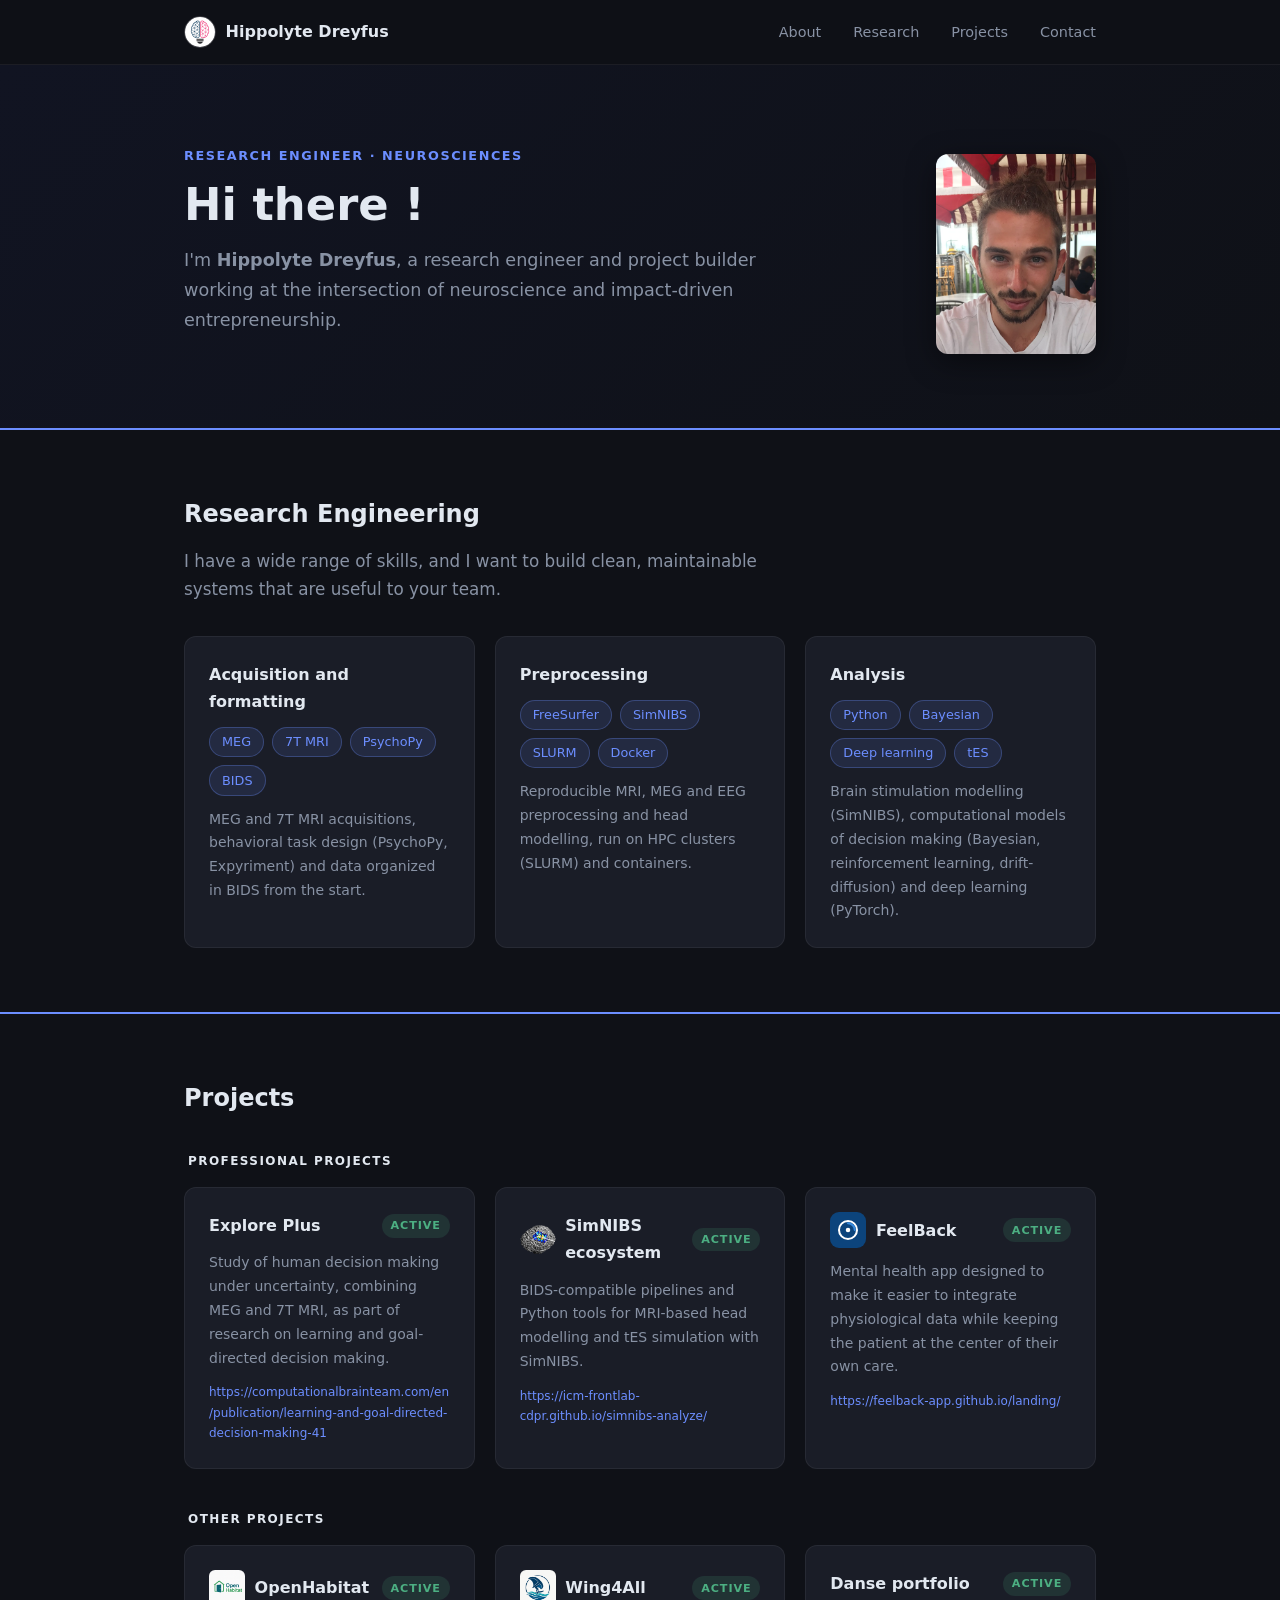
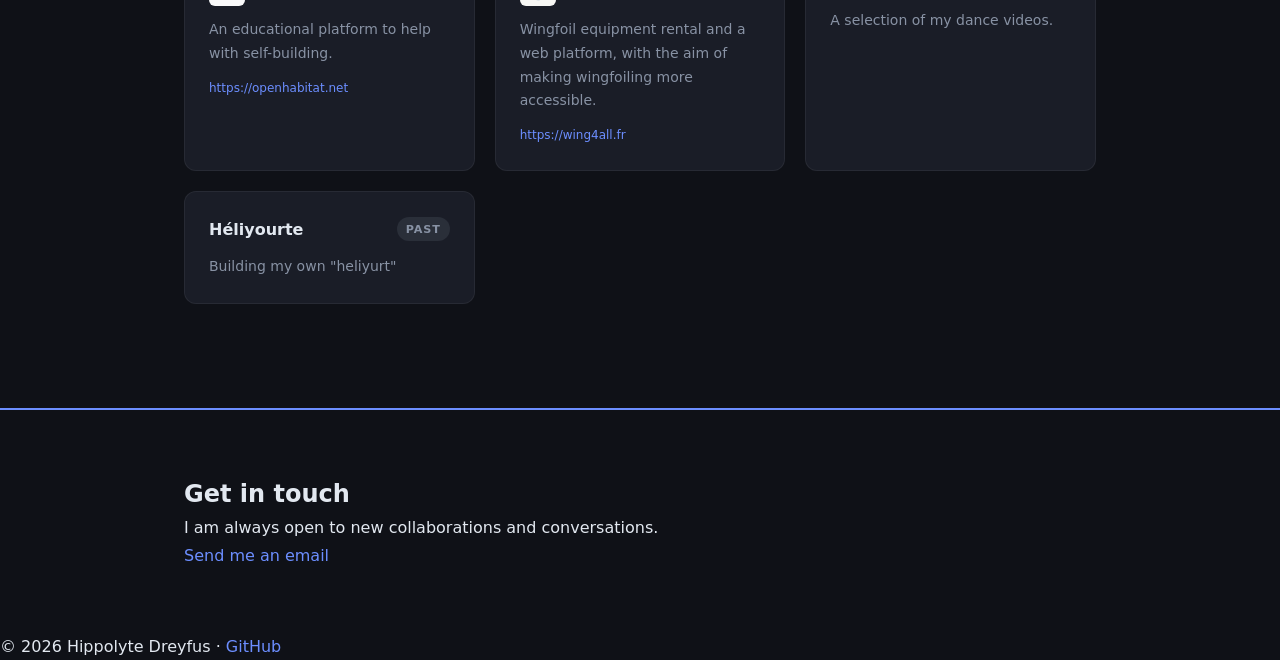
<file: index.html>
<!DOCTYPE html>
<html lang="en">
<head>
  <meta charset="UTF-8" />
  <meta name="viewport" content="width=device-width, initial-scale=1.0" />
  <title>Hippolyte Dreyfus</title>
  <link rel="stylesheet" href="style.css" />
</head>
<body>

  <!-- Navigation -->
  <header>
    <nav class="navbar">
      <a href="#" class="nav-logo">
        <span class="nav-avatar">
          <img src="assets/profil/pdpHippo.png" alt="Hippolyte Dreyfus" width="32" height="32" />
        </span>
        Hippolyte Dreyfus
      </a>
      <ul class="nav-links">
        <li><a href="#about">About</a></li>
        <li><a href="#research">Research</a></li>
        <li><a href="#projects">Projects</a></li>
        <li><a href="#contact">Contact</a></li>
      </ul>
    </nav>
  </header>

  <!-- About / Research Engineer banner -->
  <section id="about" class="banner-research">
    <div class="banner-inner">
      <div class="about-content">
        <div class="about-text">
          <div class="banner-meta">Research Engineer · Neurosciences</div>
          <h1>Hi there !</h1>
          <p class="banner-desc">
            I'm <strong>Hippolyte Dreyfus</strong>, a research engineer and project builder
            working at the intersection of neuroscience and impact-driven entrepreneurship.
          </p>
        </div>
        <div class="about-photos">
          <img src="assets/profil/photo_resto.png" alt="Hippolyte Dreyfus" class="profil-photo profil-photo--main" />
        </div>
      </div>
    </div>
  </section>

  <!-- Research Engineer -->
  <section id="research">
    <div class="section-inner">

      <div class="proj-toolbar proj-toolbar--tight">
        <h2>Research Engineering</h2>
      </div>

      <p class="research-intro">
        I have a wide range of skills, and I want to build clean, maintainable systems that are useful to your team.
      </p>

      <div class="research-grid">

        <div class="research-card">
          <div class="research-card-header">
            <h3>Acquisition and formatting</h3>
          </div>
          <div class="tags">
            <span class="tag">MEG</span>
            <span class="tag">7T MRI</span>
            <span class="tag">PsychoPy</span>
            <span class="tag">BIDS</span>
          </div>
          <p>MEG and 7T MRI acquisitions, behavioral task design (PsychoPy, Expyriment) and data organized in BIDS from the start.</p>
        </div>

        <div class="research-card">
          <div class="research-card-header">
            <h3>Preprocessing</h3>
          </div>
          <div class="tags">
            <span class="tag">FreeSurfer</span>
            <span class="tag">SimNIBS</span>
            <span class="tag">SLURM</span>
            <span class="tag">Docker</span>
          </div>
          <p>Reproducible MRI, MEG and EEG preprocessing and head modelling, run on HPC clusters (SLURM) and containers.</p>
        </div>

        <div class="research-card">
          <div class="research-card-header">
            <h3>Analysis</h3>
          </div>
          <div class="tags">
            <span class="tag">Python</span>
            <span class="tag">Bayesian</span>
            <span class="tag">Deep learning</span>
            <span class="tag">tES</span>
          </div>
          <p>Brain stimulation modelling (SimNIBS), computational models of decision making (Bayesian, reinforcement learning, drift-diffusion) and deep learning (PyTorch).</p>
        </div>

      </div>
    </div>
  </section>

  <!-- Projects -->
  <section id="projects">
    <div class="section-inner">

      <div class="proj-toolbar">
        <h2>Projects</h2>
      </div>

      <!-- Rendered by JS from assets/proj-loader.js -->
      <div id="projects-list"></div>

    </div>
  </section>

  <!-- Contact -->
  <section id="contact">
    <div class="section-inner">
      <h2>Get in touch</h2>
      <p>I am always open to new collaborations and conversations.</p>
      <a href="mailto:hippolytedreyfus@gmail.com" class="btn">Send me an email</a>
    </div>
  </section>

  <!-- Footer -->
  <footer>
    <p>© 2026 Hippolyte Dreyfus · <a href="https://github.com/hippolyte456" target="_blank">GitHub</a></p>
  </footer>

  <script src="assets/proj-loader.js"></script>
</body>
</html>
</file>
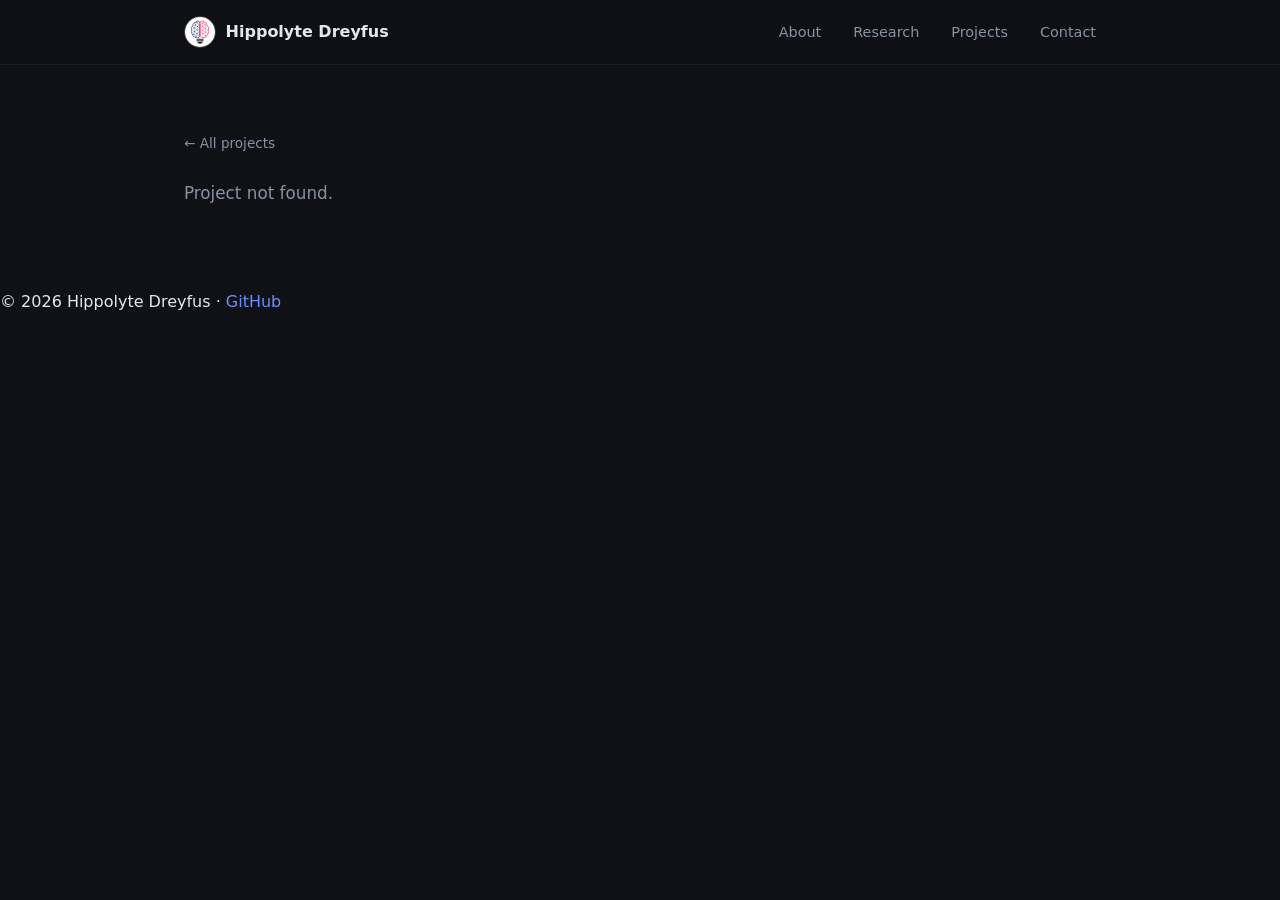
<file: project.html>
<!DOCTYPE html>
<html lang="en">
<head>
  <meta charset="UTF-8" />
  <meta name="viewport" content="width=device-width, initial-scale=1.0" />
  <title>Project – Hippolyte Dreyfus</title>
  <link rel="stylesheet" href="style.css" />
</head>
<body>

  <header>
    <nav class="navbar">
      <a href="index.html" class="nav-logo">
        <span class="nav-avatar">
          <img src="assets/profil/pdpHippo.png" alt="Hippolyte Dreyfus" width="32" height="32" />
        </span>
        Hippolyte Dreyfus
      </a>
      <ul class="nav-links">
        <li><a href="index.html#about">About</a></li>
        <li><a href="index.html#research">Research</a></li>
        <li><a href="index.html#projects">Projects</a></li>
        <li><a href="index.html#contact">Contact</a></li>
      </ul>
    </nav>
  </header>

  <main>
    <section id="project-page">
      <div class="section-inner">
        <a class="back-link" href="index.html#projects">← All projects</a>
        <div id="project-content"></div>
      </div>
    </section>
  </main>

  <footer>
    <p>© 2026 Hippolyte Dreyfus · <a href="https://github.com/hippolyte456" target="_blank">GitHub</a></p>
  </footer>

  <script src="assets/project-page.js"></script>
</body>
</html>
</file>
<file: style.css>
/* ── Reset & base ── */
*, *::before, *::after {
  box-sizing: border-box;
  margin: 0;
  padding: 0;
}

:root {
  --bg: #0f1117;
  --surface: #1a1d27;
  --accent: #6c8eff;
  --text: #e2e8f0;
  --muted: #8892a4;
  --radius: 12px;
  --max-w: 960px;

  /* couleurs par section */
  --c-research: #6c8eff;
  --c-lifestyle: #4caf82;
  --c-passion:   #f2994a;
  --c-psychiatrie: #a78bfa;
}

html { scroll-behavior: smooth; }

body {
  background: var(--bg);
  color: var(--text);
  font-family: 'Segoe UI', system-ui, sans-serif;
  line-height: 1.7;
}

a { color: var(--accent); text-decoration: none; }
a:hover { text-decoration: underline; }

/* ── Navbar ── */
header {
  position: sticky;
  top: 0;
  z-index: 100;
  background: rgba(15, 17, 23, 0.88);
  backdrop-filter: blur(12px);
  border-bottom: 1px solid rgba(255,255,255,0.06);
}

.navbar {
  max-width: var(--max-w);
  margin: 0 auto;
  padding: 1rem 1.5rem;
  display: flex;
  justify-content: space-between;
  align-items: center;
}

.nav-logo {
  font-weight: 700;
  font-size: 1rem;
  color: var(--text);
  display: flex;
  align-items: center;
  gap: 0.6rem;
}

.nav-avatar {
  width: 32px;
  height: 32px;
  min-width: 32px;
  max-width: 32px;
  border-radius: 50%;
  overflow: hidden;
  flex-shrink: 0;
  display: inline-flex;
  align-items: center;
  justify-content: center;
  border: 1.5px solid rgba(255,255,255,0.2);
}

.nav-avatar img {
  width: 32px !important;
  height: 32px !important;
  max-width: 32px;
  object-fit: cover;
  display: block;
  flex-shrink: 0;
}

.nav-links {
  list-style: none;
  display: flex;
  gap: 2rem;
}

.nav-links a {
  color: var(--muted);
  font-size: 0.9rem;
  transition: color 0.2s;
}

.nav-links a:hover { color: var(--text); text-decoration: none; }

/* ══════════════════════════════
   ① RESEARCH BANNER
══════════════════════════════ */
.banner-research {
  background: linear-gradient(135deg, #111422 0%, #0f1117 100%);
}

.banner-inner {
  max-width: var(--max-w);
  margin: 0 auto;
  padding: 5rem 1.5rem 4rem;
}

/* About: two-column layout (text left, photos right) */
.about-content {
  display: flex;
  align-items: center;
  gap: 3rem;
  flex-wrap: wrap;
}

.about-text {
  flex: 1 1 380px;
}

.about-photos {
  flex: 0 0 auto;
  display: flex;
  gap: 1rem;
  align-items: flex-end;
}

.profil-photo {
  border-radius: 12px;
  object-fit: cover;
  box-shadow: 0 8px 30px rgba(0,0,0,0.45);
  display: block;
}

.profil-photo--main {
  width: 160px;
  height: 200px;
}

.profil-photo--secondary {
  width: 120px;
  height: 155px;
  opacity: 0.85;
}

@media (max-width: 640px) {
  .about-photos { display: none; }
}

.banner-meta {
  font-size: 0.8rem;
  font-weight: 600;
  letter-spacing: 0.12em;
  text-transform: uppercase;
  color: var(--c-research);
  margin-bottom: 0.75rem;
}

.banner-inner h1 {
  font-size: clamp(2rem, 5vw, 2.8rem);
  font-weight: 800;
  line-height: 1.15;
  margin-bottom: 1rem;
}

.banner-desc {
  font-size: 1.1rem;
  color: var(--muted);
  max-width: 620px;
  margin-bottom: 1.75rem;
  min-height: 1.5rem; /* espace réservé quand vide */
}

/* Tags technos */
.tags {
  display: flex;
  flex-wrap: wrap;
  gap: 0.5rem;
  margin-bottom: 2rem;
}

.tag {
  background: rgba(108, 142, 255, 0.12);
  border: 1px solid rgba(108, 142, 255, 0.3);
  color: var(--c-research);
  border-radius: 999px;
  padding: 0.2rem 0.75rem;
  font-size: 0.8rem;
  font-weight: 500;
}

.banner-body {
  color: var(--muted);
  max-width: 680px;
  min-height: 1.5rem;
}

/* Séparateur bleu entre chaque section */
section + section {
  border-top: 2px solid var(--c-research);
}

/* ══════════════════════════════
   ② – ④ PROJECT SECTIONS
══════════════════════════════ */
.project-section {
}

.project-section.alt {
  background: rgba(255,255,255,0.015);
}

.section-inner {
  max-width: var(--max-w);
  margin: 0 auto;
  padding: 4rem 1.5rem;
}

/* label coloré par section */
#lifestyle  .section-label { color: var(--c-lifestyle); }
#passion    .section-label { color: var(--c-passion); }
#psychiatrie .section-label { color: var(--c-psychiatrie); }

#lifestyle   { }
#passion     { }
#psychiatrie { }

.section-label {
  display: block;
  font-size: 0.75rem;
  font-weight: 700;
  letter-spacing: 0.14em;
  text-transform: uppercase;
  margin-bottom: 0.4rem;
}

.section-header h2 {
  font-size: 1.5rem;
  font-weight: 700;
  margin-bottom: 0.5rem;
  color: var(--text);
  min-height: 1.8rem;
}

.section-intro {
  color: var(--muted);
  max-width: 580px;
  margin-bottom: 2rem;
  min-height: 1.5rem;
}

/* Project cards grid */
.project-cards {
  display: grid;
  grid-template-columns: repeat(auto-fill, minmax(240px, 1fr));
  gap: 1.25rem;
}

.project-card {
  background: var(--surface);
  border: 1px solid rgba(255,255,255,0.06);
  border-radius: var(--radius);
  padding: 1.5rem;
  transition: transform 0.2s, border-color 0.2s;
}

#lifestyle  .project-card:hover { border-color: var(--c-lifestyle);  transform: translateY(-3px); }
#passion    .project-card:hover { border-color: var(--c-passion);    transform: translateY(-3px); }
#psychiatrie .project-card:hover{ border-color: var(--c-psychiatrie);transform: translateY(-3px); }

.project-card-header {
  display: flex;
  align-items: center;
  gap: 0.6rem;
  margin-bottom: 0.75rem;
}

.project-icon { font-size: 1.5rem; }
.project-logo {
  height: 36px;
  max-width: 120px;
  object-fit: contain;
  border-radius: 6px;
  flex-shrink: 0;
}

.project-card h3 {
  font-size: 1rem;
  font-weight: 600;
  color: var(--text);
}

.project-card p {
  font-size: 0.875rem;
  color: var(--muted);
  min-height: 1.2rem;
}

/* ══════════════════════════════
   #RESEARCH SECTION
══════════════════════════════ */
#research {
}

.research-grid {
  display: grid;
  grid-template-columns: repeat(auto-fill, minmax(220px, 1fr));
  gap: 1.25rem;
  margin-top: 1.5rem;
}

.research-card {
  background: var(--surface);
  border: 1px solid rgba(255,255,255,0.06);
  border-radius: var(--radius);
  padding: 1.5rem;
  transition: transform 0.2s, border-color 0.2s;
}

.research-card:hover {
  transform: translateY(-3px);
  border-color: var(--c-research);
}

.research-card-header {
  display: flex;
  align-items: center;
  gap: 0.6rem;
  margin-bottom: 0.75rem;
}

.research-icon { font-size: 1.4rem; }

.research-card h3 {
  font-size: 1rem;
  font-weight: 600;
  color: var(--text);
}

.research-card .tags {
  margin-bottom: 0.75rem;
}

.research-card p {
  font-size: 0.875rem;
  color: var(--muted);
  min-height: 1.2rem;
}

/* Toolbar */
.proj-toolbar {
  display: flex;
  align-items: center;
  justify-content: space-between;
  flex-wrap: wrap;
  gap: 1rem;
  margin-bottom: 2rem;
}

.proj-toolbar h2 {
  font-size: 1.5rem;
  font-weight: 700;
  color: var(--text);
}

/* Groups */
.proj-group {
  margin-bottom: 2.5rem;
}

.proj-group-label {
  font-size: 0.75rem;
  font-weight: 700;
  letter-spacing: 0.12em;
  text-transform: uppercase;
  margin-bottom: 1rem;
  padding-left: 0.25rem;
}

/* ══════════════════════════════
   #PROJECTS SECTION
══════════════════════════════ */
#projects {
}

#projects .section-inner {
  padding-top: 4rem;
}

/* Toolbar */
.proj-toolbar {
  display: flex;
  align-items: center;
  justify-content: space-between;
  flex-wrap: wrap;
  gap: 1rem;
  margin-bottom: 2rem;
}

.proj-toolbar h2 {
  font-size: 1.5rem;
  font-weight: 700;
  color: var(--text);
}

/* Groups */
.proj-group {
  margin-bottom: 2.5rem;
}

.proj-group-label {
  font-size: 0.75rem;
  font-weight: 700;
  letter-spacing: 0.12em;
  text-transform: uppercase;
  margin-bottom: 1rem;
  padding-left: 0.25rem;
}

/* ══════════════════════════════
   PROJ CARD — footer injected by JS
══════════════════════════════ */
.proj-card-footer {
  display: flex;
  align-items: center;
  gap: 0.5rem;
  margin-top: 1rem;
  padding-top: 0.75rem;
  border-top: 1px solid rgba(255,255,255,0.06);
}

.proj-badge {
  font-size: 0.7rem;
  font-weight: 700;
  letter-spacing: 0.08em;
  text-transform: uppercase;
  padding: 0.15rem 0.55rem;
  border-radius: 999px;
  white-space: nowrap;
}

.badge-active  { background: rgba(76,175,130,0.15); color: var(--c-lifestyle); }
.badge-past { background: rgba(136,146,164,0.15); color: var(--muted); }
.badge-future  { background: rgba(167,139,250,0.15); color: var(--c-psychiatrie); }

.proj-link {
  font-size: 0.75rem;
  color: var(--accent);
  overflow-wrap: anywhere;
  margin-right: auto;
}

.proj-link:hover { text-decoration: underline; }

/* Project cards: badge next to title, single-column list on small screens */
.project-card-header h3 { flex: 1; }
.proj-card-footer { border-top: none; padding-top: 0; margin-top: 0.75rem; }

/* ══════════════════════════════
   CLICKABLE CARDS + PROJECT SUBPAGE
══════════════════════════════ */
.project-card[data-href] { cursor: pointer; }
.project-card[data-href]:hover { border-color: var(--accent); transform: translateY(-3px); }

.proj-title-link { color: inherit; }
.proj-title-link:hover { text-decoration: none; color: var(--accent); }

.back-link {
  display: inline-block;
  font-size: 0.85rem;
  color: var(--muted);
  margin-bottom: 1.5rem;
}
.back-link:hover { color: var(--accent); text-decoration: none; }

.pp-header {
  display: flex;
  align-items: center;
  flex-wrap: wrap;
  gap: 0.9rem;
  margin-bottom: 1rem;
}
.pp-header h1 { font-size: clamp(1.6rem, 4vw, 2.2rem); font-weight: 800; line-height: 1.2; }
.pp-logo { height: 48px; max-width: 160px; object-fit: contain; border-radius: 8px; flex-shrink: 0; }
.pp-icon { font-size: 2rem; }
.pp-desc { color: var(--muted); font-size: 1.05rem; max-width: 640px; margin-bottom: 1rem; }
.pp-link { font-size: 0.9rem; }

.video-grid {
  display: grid;
  grid-template-columns: repeat(auto-fit, minmax(300px, 1fr));
  gap: 1.5rem;
  margin-top: 1.5rem;
}
.video-frame {
  position: relative;
  aspect-ratio: 16 / 9;
  background: var(--surface);
  border: 1px solid rgba(255,255,255,0.06);
  border-radius: var(--radius);
  overflow: hidden;
  margin-bottom: 0.5rem;
}
.video-frame iframe { position: absolute; inset: 0; width: 100%; height: 100%; border: 0; }

/* Research section intro */
.proj-toolbar--tight { margin-bottom: 0.75rem; }
.research-intro {
  color: var(--muted);
  font-size: 1.05rem;
  max-width: 640px;
  margin-bottom: 2rem;
}
</file>
